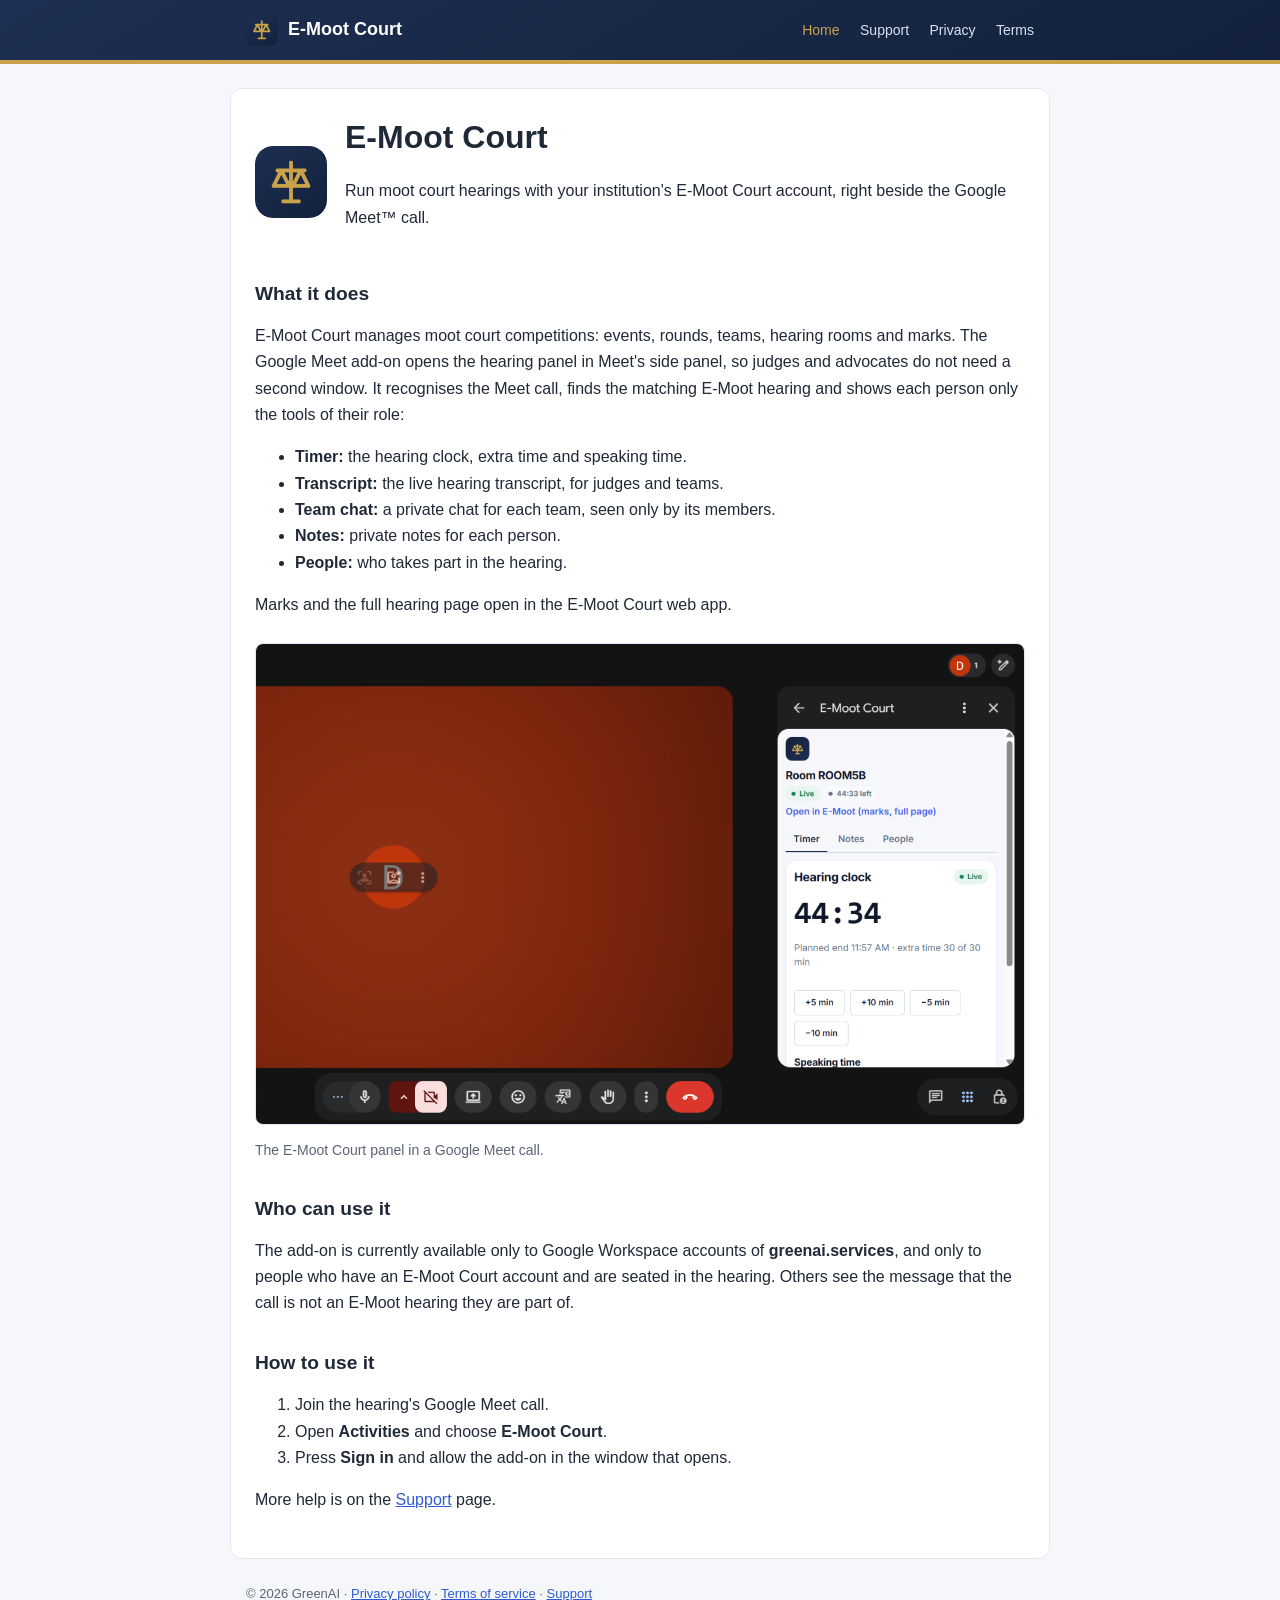
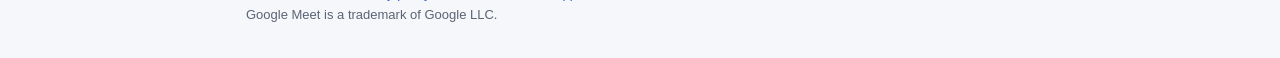
<file: index.html>
<!doctype html>
<html lang="en">
  <head>
    <meta charset="utf-8" />
    <meta name="viewport" content="width=device-width, initial-scale=1" />
    <title>E-Moot Court</title>
    <meta
      name="description"
      content="E-Moot Court: a moot court hearing panel inside Google Meet, by GreenAI."
    />
    <link rel="icon" href="assets/emoot-icon-32.png" type="image/png" />
    <link rel="stylesheet" href="style.css" />
  </head>
  <body>
    <header>
      <div class="bar">
        <a class="brand" href="./"><img src="assets/emoot-icon-32.png" alt="" />E-Moot Court</a>
        <nav>
          <a href="./" aria-current="page">Home</a>
          <a href="support.html">Support</a>
          <a href="privacy.html">Privacy</a>
          <a href="terms.html">Terms</a>
        </nav>
      </div>
    </header>

    <main>
      <div class="hero">
        <img src="assets/emoot-icon-128.png" alt="E-Moot Court logo" />
        <div>
          <h1>E-Moot Court</h1>
          <p>
            Run moot court hearings with your institution's E-Moot Court account, right beside
            the Google Meet&trade; call.
          </p>
        </div>
      </div>

      <h2>What it does</h2>
      <p>
        E-Moot Court manages moot court competitions: events, rounds, teams, hearing rooms and
        marks. The Google Meet add-on opens the hearing panel in Meet's side panel, so judges and
        advocates do not need a second window. It recognises the Meet call, finds the matching
        E-Moot hearing and shows each person only the tools of their role:
      </p>
      <ul>
        <li><strong>Timer:</strong> the hearing clock, extra time and speaking time.</li>
        <li><strong>Transcript:</strong> the live hearing transcript, for judges and teams.</li>
        <li><strong>Team chat:</strong> a private chat for each team, seen only by its members.</li>
        <li><strong>Notes:</strong> private notes for each person.</li>
        <li><strong>People:</strong> who takes part in the hearing.</li>
      </ul>
      <p>Marks and the full hearing page open in the E-Moot Court web app.</p>

      <figure>
        <img
          src="assets/emoot-meet-screenshot-1280x800.png"
          alt="The E-Moot Court panel inside a Google Meet call, showing the live hearing clock"
          width="1280"
          height="800"
        />
        <figcaption>The E-Moot Court panel in a Google Meet call.</figcaption>
      </figure>

      <h2>Who can use it</h2>
      <p>
        The add-on is currently available only to Google Workspace accounts of
        <strong>greenai.services</strong>, and only to people who have an E-Moot Court account
        and are seated in the hearing. Others see the message that the call is not an E-Moot
        hearing they are part of.
      </p>

      <h2>How to use it</h2>
      <ol>
        <li>Join the hearing's Google Meet call.</li>
        <li>Open <strong>Activities</strong> and choose <strong>E-Moot Court</strong>.</li>
        <li>Press <strong>Sign in</strong> and allow the add-on in the window that opens.</li>
      </ol>
      <p>More help is on the <a href="support.html">Support</a> page.</p>
    </main>

    <footer>
      &copy; 2026 GreenAI &middot; <a href="privacy.html">Privacy policy</a> &middot;
      <a href="terms.html">Terms of service</a> &middot; <a href="support.html">Support</a><br />
      Google Meet is a trademark of Google LLC.
    </footer>
  </body>
</html>
</file>
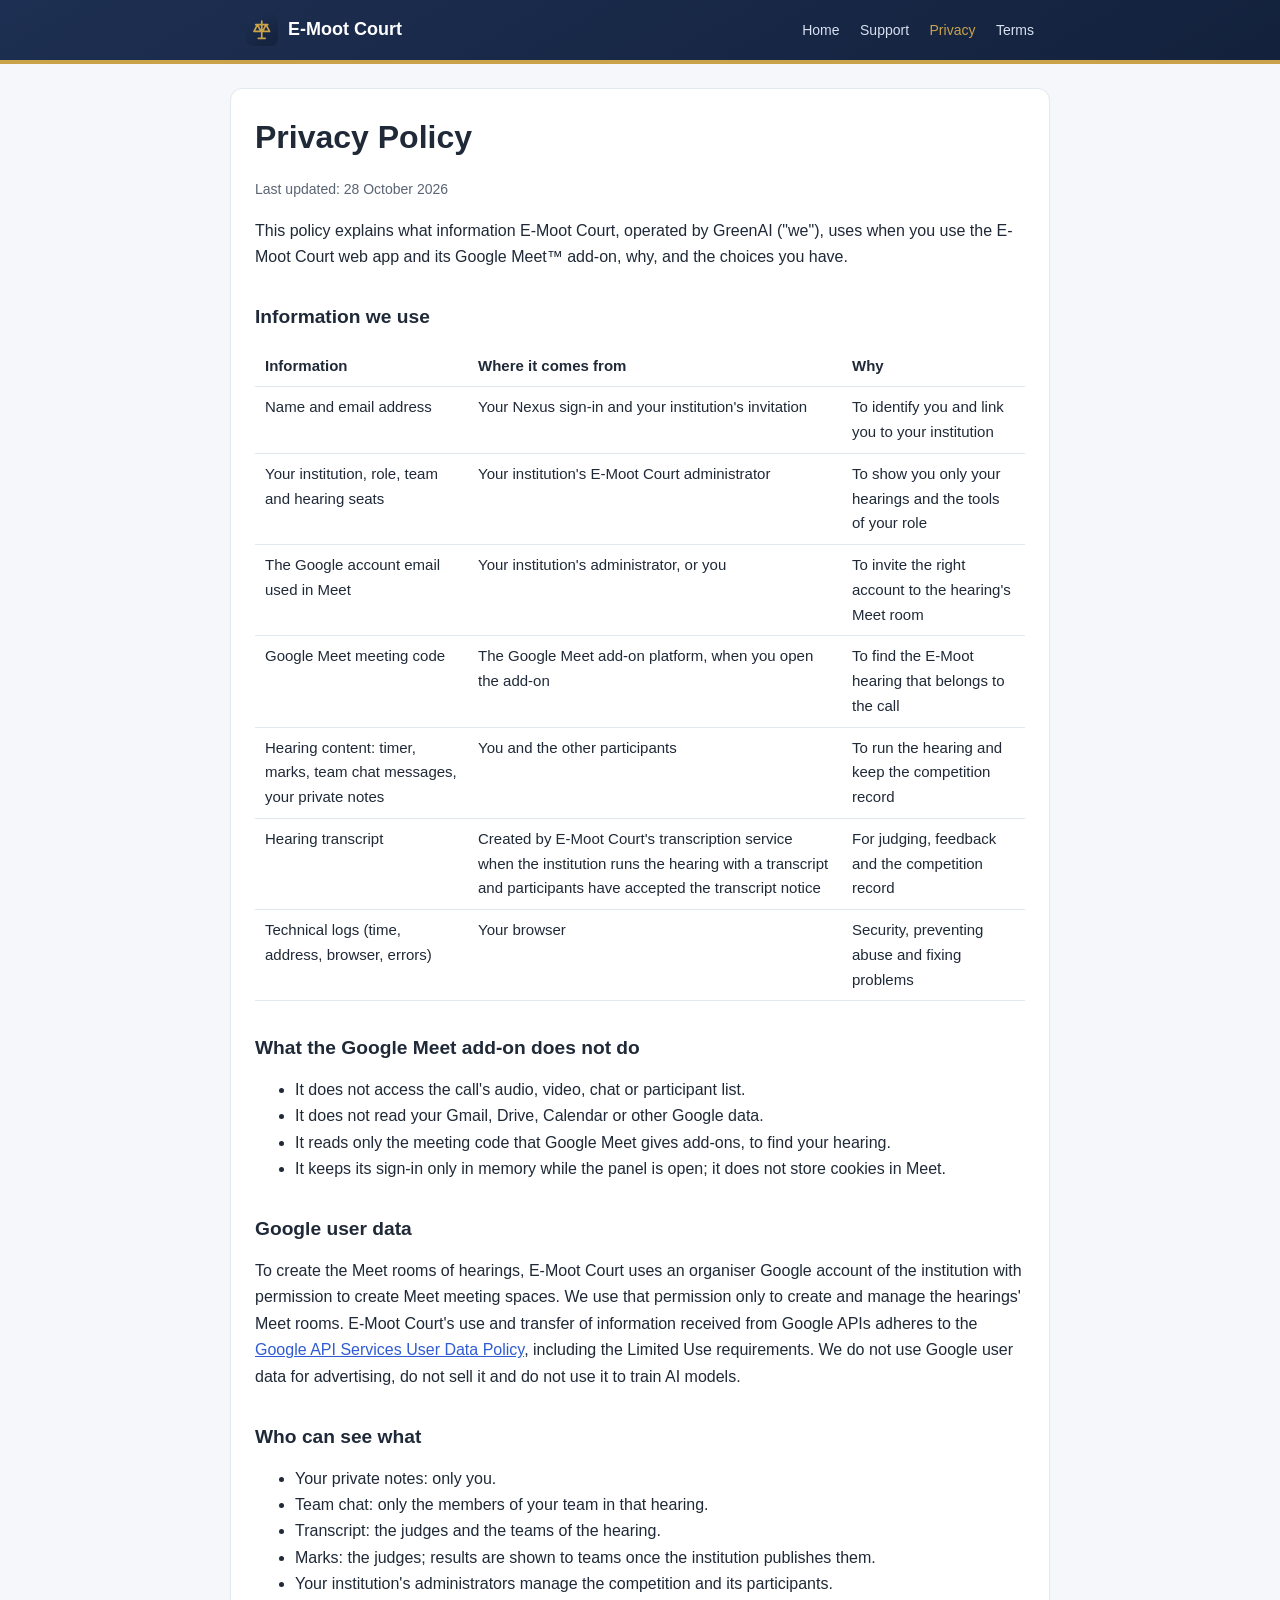
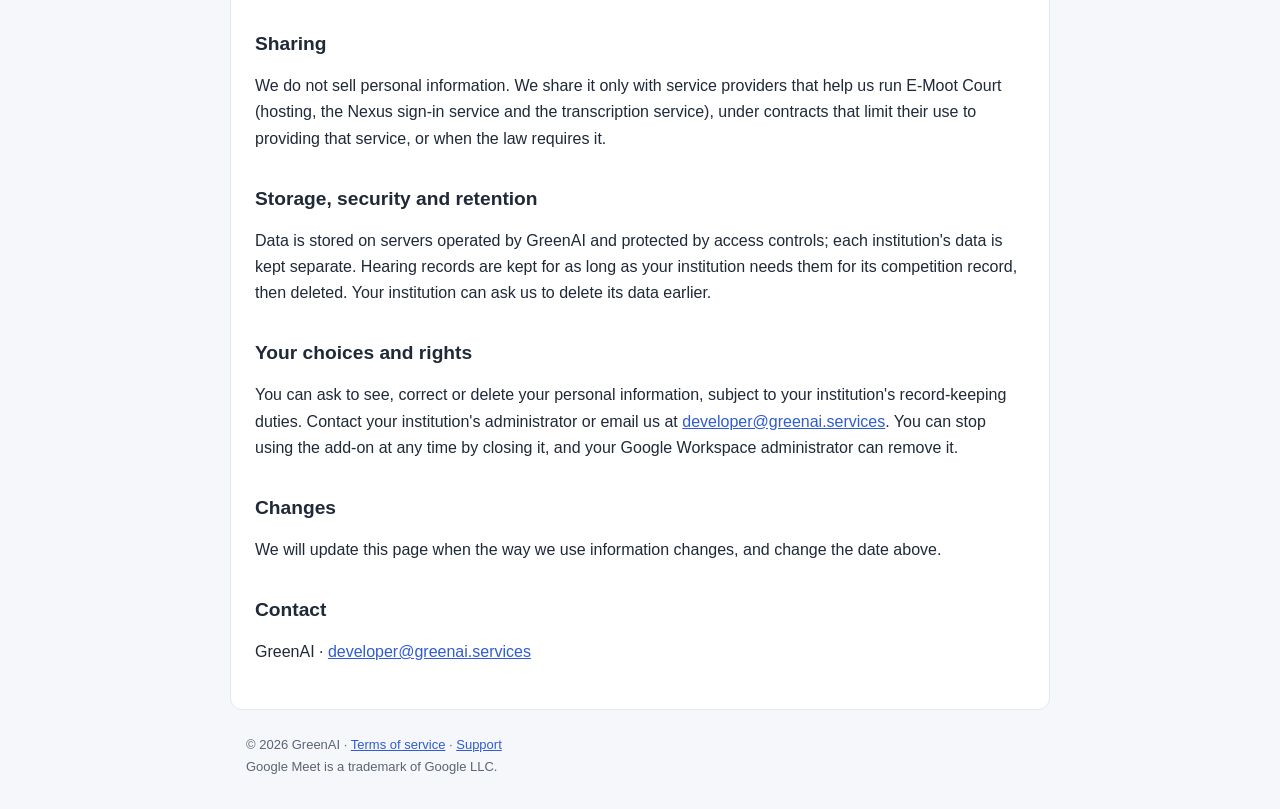
<file: privacy.html>
<!doctype html>
<html lang="en">
  <head>
    <meta charset="utf-8" />
    <meta name="viewport" content="width=device-width, initial-scale=1" />
    <title>E-Moot Court Privacy Policy</title>
    <link rel="icon" href="assets/emoot-icon-32.png" type="image/png" />
    <link rel="stylesheet" href="style.css" />
  </head>
  <body>
    <header>
      <div class="bar">
        <a class="brand" href="./"><img src="assets/emoot-icon-32.png" alt="" />E-Moot Court</a>
        <nav>
          <a href="./">Home</a>
          <a href="support.html">Support</a>
          <a href="privacy.html" aria-current="page">Privacy</a>
          <a href="terms.html">Terms</a>
        </nav>
      </div>
    </header>

    <main>
      <h1>Privacy Policy</h1>
      <p class="updated">Last updated: 28 October 2026</p>
      <p>
        This policy explains what information E-Moot Court, operated by GreenAI ("we"), uses when
        you use the E-Moot Court web app and its Google Meet&trade; add-on, why, and the choices
        you have.
      </p>

      <h2>Information we use</h2>
      <table>
        <thead>
          <tr>
            <th>Information</th>
            <th>Where it comes from</th>
            <th>Why</th>
          </tr>
        </thead>
        <tbody>
          <tr>
            <td>Name and email address</td>
            <td>Your Nexus sign-in and your institution's invitation</td>
            <td>To identify you and link you to your institution</td>
          </tr>
          <tr>
            <td>Your institution, role, team and hearing seats</td>
            <td>Your institution's E-Moot Court administrator</td>
            <td>To show you only your hearings and the tools of your role</td>
          </tr>
          <tr>
            <td>The Google account email used in Meet</td>
            <td>Your institution's administrator, or you</td>
            <td>To invite the right account to the hearing's Meet room</td>
          </tr>
          <tr>
            <td>Google Meet meeting code</td>
            <td>The Google Meet add-on platform, when you open the add-on</td>
            <td>To find the E-Moot hearing that belongs to the call</td>
          </tr>
          <tr>
            <td>Hearing content: timer, marks, team chat messages, your private notes</td>
            <td>You and the other participants</td>
            <td>To run the hearing and keep the competition record</td>
          </tr>
          <tr>
            <td>Hearing transcript</td>
            <td>
              Created by E-Moot Court's transcription service when the institution runs the
              hearing with a transcript and participants have accepted the transcript notice
            </td>
            <td>For judging, feedback and the competition record</td>
          </tr>
          <tr>
            <td>Technical logs (time, address, browser, errors)</td>
            <td>Your browser</td>
            <td>Security, preventing abuse and fixing problems</td>
          </tr>
        </tbody>
      </table>

      <h2>What the Google Meet add-on does not do</h2>
      <ul>
        <li>It does not access the call's audio, video, chat or participant list.</li>
        <li>It does not read your Gmail, Drive, Calendar or other Google data.</li>
        <li>
          It reads only the meeting code that Google Meet gives add-ons, to find your hearing.
        </li>
        <li>
          It keeps its sign-in only in memory while the panel is open; it does not store cookies
          in Meet.
        </li>
      </ul>

      <h2>Google user data</h2>
      <p>
        To create the Meet rooms of hearings, E-Moot Court uses an organiser Google account of
        the institution with permission to create Meet meeting spaces. We use that permission
        only to create and manage the hearings' Meet rooms. E-Moot Court's use and transfer of
        information received from Google APIs adheres to the
        <a href="https://developers.google.com/terms/api-services-user-data-policy"
          >Google API Services User Data Policy</a
        >, including the Limited Use requirements. We do not use Google user data for
        advertising, do not sell it and do not use it to train AI models.
      </p>

      <h2>Who can see what</h2>
      <ul>
        <li>Your private notes: only you.</li>
        <li>Team chat: only the members of your team in that hearing.</li>
        <li>Transcript: the judges and the teams of the hearing.</li>
        <li>Marks: the judges; results are shown to teams once the institution publishes them.</li>
        <li>Your institution's administrators manage the competition and its participants.</li>
      </ul>

      <h2>Sharing</h2>
      <p>
        We do not sell personal information. We share it only with service providers that help
        us run E-Moot Court (hosting, the Nexus sign-in service and the transcription service),
        under contracts that limit their use to providing that service, or when the law requires
        it.
      </p>

      <h2>Storage, security and retention</h2>
      <p>
        Data is stored on servers operated by GreenAI and protected by access controls; each
        institution's data is kept separate. Hearing records are kept for as long as your
        institution needs them for its competition record, then deleted. Your institution can
        ask us to delete its data earlier.
      </p>

      <h2>Your choices and rights</h2>
      <p>
        You can ask to see, correct or delete your personal information, subject to your
        institution's record-keeping duties. Contact your institution's administrator or email us
        at <a href="mailto:developer@greenai.services">developer@greenai.services</a>. You can
        stop using the add-on at any time by closing it, and your Google Workspace administrator
        can remove it.
      </p>

      <h2>Changes</h2>
      <p>
        We will update this page when the way we use information changes, and change the date
        above.
      </p>

      <h2>Contact</h2>
      <p>
        GreenAI &middot;
        <a href="mailto:developer@greenai.services">developer@greenai.services</a>
      </p>
    </main>

    <footer>
      &copy; 2026 GreenAI &middot; <a href="terms.html">Terms of service</a> &middot;
      <a href="support.html">Support</a><br />
      Google Meet is a trademark of Google LLC.
    </footer>
  </body>
</html>
</file>
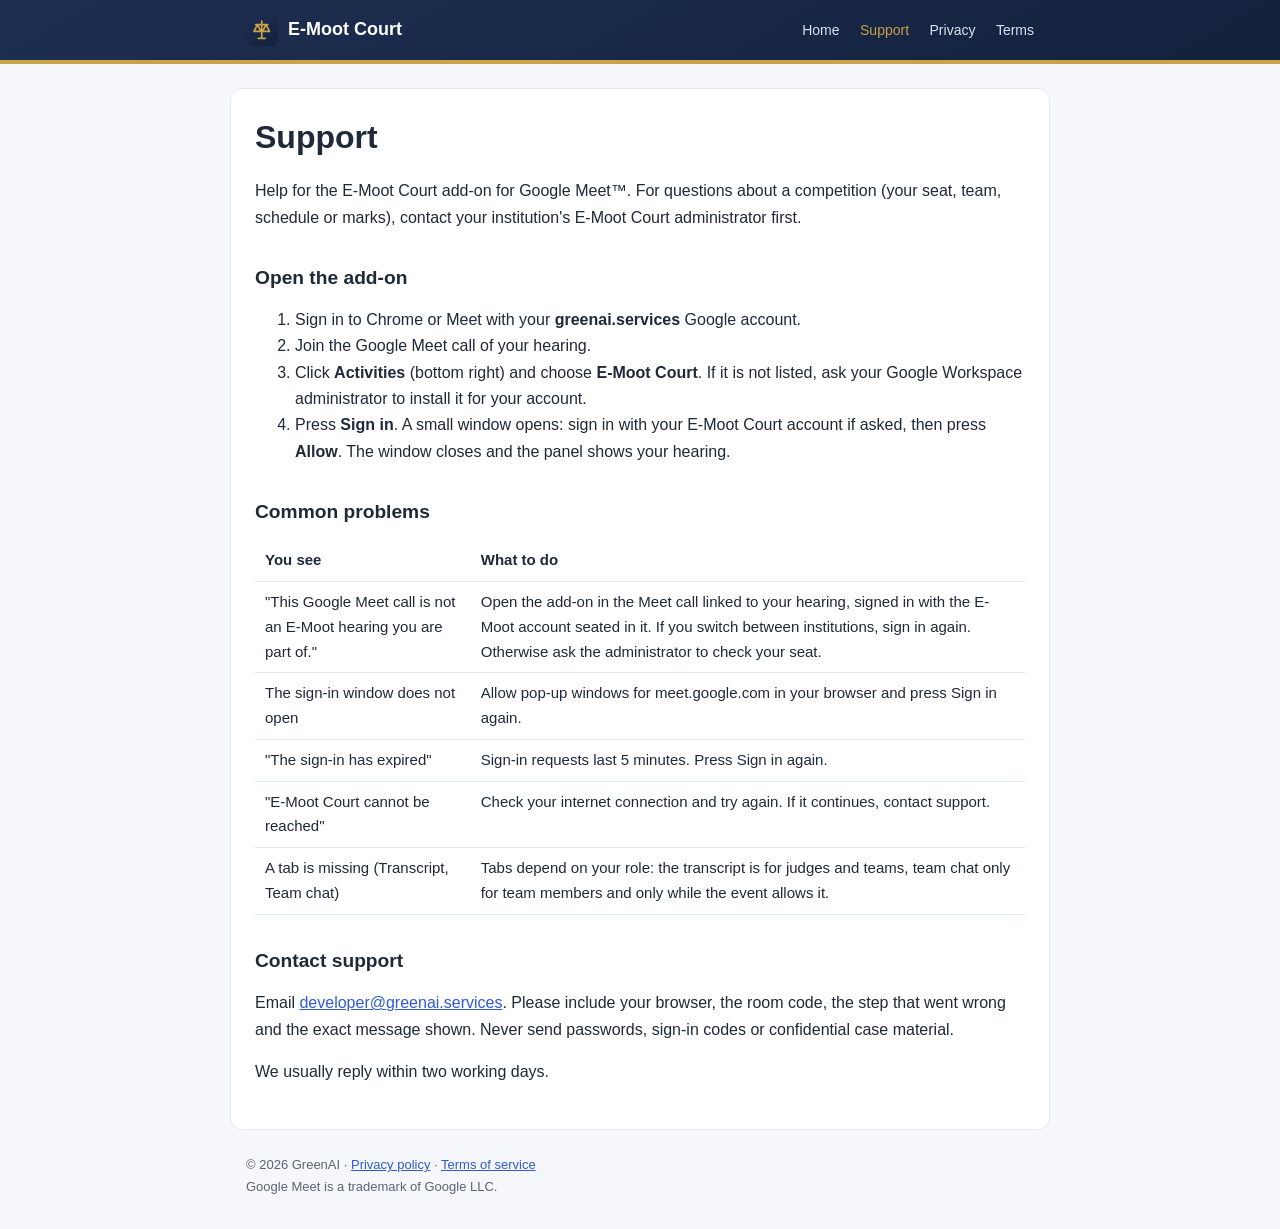
<file: support.html>
<!doctype html>
<html lang="en">
  <head>
    <meta charset="utf-8" />
    <meta name="viewport" content="width=device-width, initial-scale=1" />
    <title>E-Moot Court Support</title>
    <link rel="icon" href="assets/emoot-icon-32.png" type="image/png" />
    <link rel="stylesheet" href="style.css" />
  </head>
  <body>
    <header>
      <div class="bar">
        <a class="brand" href="./"><img src="assets/emoot-icon-32.png" alt="" />E-Moot Court</a>
        <nav>
          <a href="./">Home</a>
          <a href="support.html" aria-current="page">Support</a>
          <a href="privacy.html">Privacy</a>
          <a href="terms.html">Terms</a>
        </nav>
      </div>
    </header>

    <main>
      <h1>Support</h1>
      <p>
        Help for the E-Moot Court add-on for Google Meet&trade;. For questions about a
        competition (your seat, team, schedule or marks), contact your institution's E-Moot Court
        administrator first.
      </p>

      <h2>Open the add-on</h2>
      <ol>
        <li>Sign in to Chrome or Meet with your <strong>greenai.services</strong> Google account.</li>
        <li>Join the Google Meet call of your hearing.</li>
        <li>
          Click <strong>Activities</strong> (bottom right) and choose
          <strong>E-Moot Court</strong>. If it is not listed, ask your Google Workspace
          administrator to install it for your account.
        </li>
        <li>
          Press <strong>Sign in</strong>. A small window opens: sign in with your E-Moot Court
          account if asked, then press <strong>Allow</strong>. The window closes and the panel
          shows your hearing.
        </li>
      </ol>

      <h2>Common problems</h2>
      <table>
        <thead>
          <tr>
            <th>You see</th>
            <th>What to do</th>
          </tr>
        </thead>
        <tbody>
          <tr>
            <td>"This Google Meet call is not an E-Moot hearing you are part of."</td>
            <td>
              Open the add-on in the Meet call linked to your hearing, signed in with the E-Moot
              account seated in it. If you switch between institutions, sign in again. Otherwise
              ask the administrator to check your seat.
            </td>
          </tr>
          <tr>
            <td>The sign-in window does not open</td>
            <td>Allow pop-up windows for meet.google.com in your browser and press Sign in again.</td>
          </tr>
          <tr>
            <td>"The sign-in has expired"</td>
            <td>Sign-in requests last 5 minutes. Press Sign in again.</td>
          </tr>
          <tr>
            <td>"E-Moot Court cannot be reached"</td>
            <td>Check your internet connection and try again. If it continues, contact support.</td>
          </tr>
          <tr>
            <td>A tab is missing (Transcript, Team chat)</td>
            <td>
              Tabs depend on your role: the transcript is for judges and teams, team chat only for
              team members and only while the event allows it.
            </td>
          </tr>
        </tbody>
      </table>

      <h2>Contact support</h2>
      <p>
        Email
        <a href="mailto:developer@greenai.services?subject=E-Moot%20Court%20support"
          >developer@greenai.services</a
        >. Please include your browser, the room code, the step that went wrong and the exact
        message shown. Never send passwords, sign-in codes or confidential case material.
      </p>
      <p>We usually reply within two working days.</p>
    </main>

    <footer>
      &copy; 2026 GreenAI &middot; <a href="privacy.html">Privacy policy</a> &middot;
      <a href="terms.html">Terms of service</a><br />
      Google Meet is a trademark of Google LLC.
    </footer>
  </body>
</html>
</file>
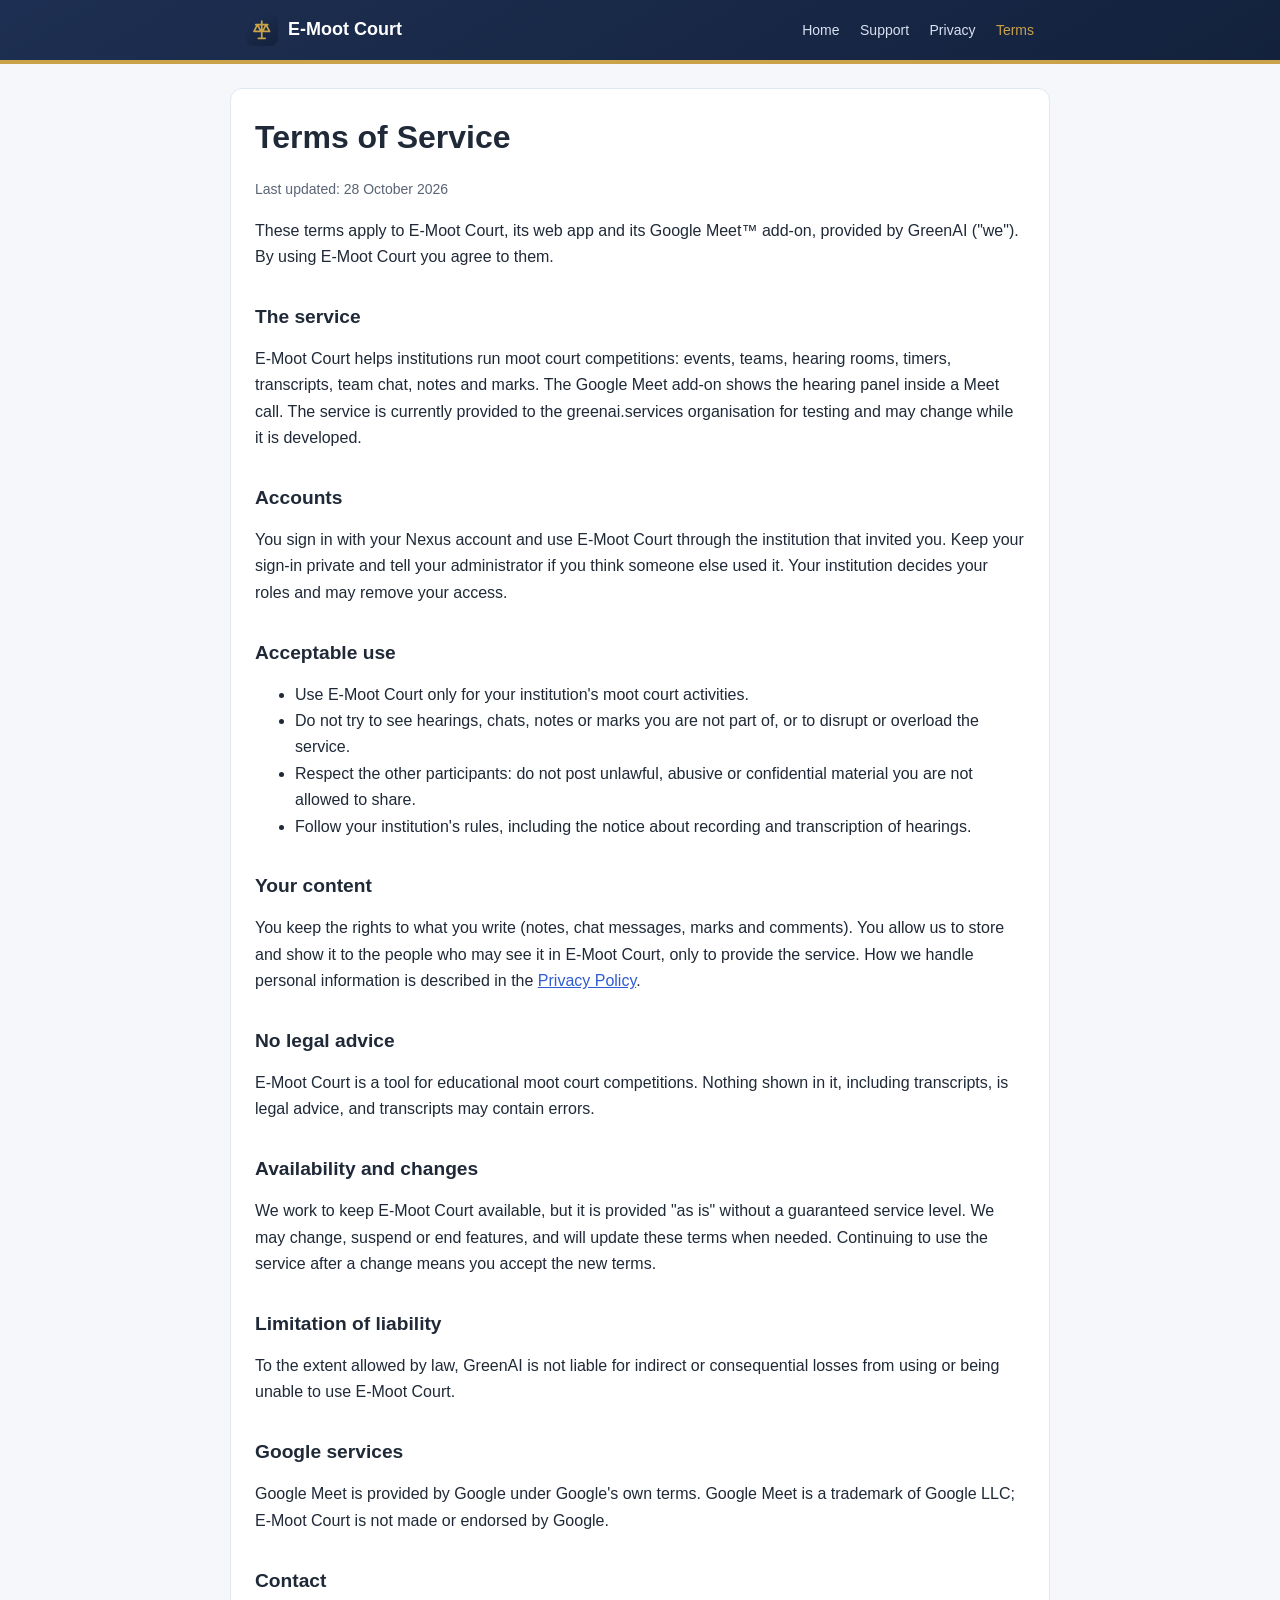
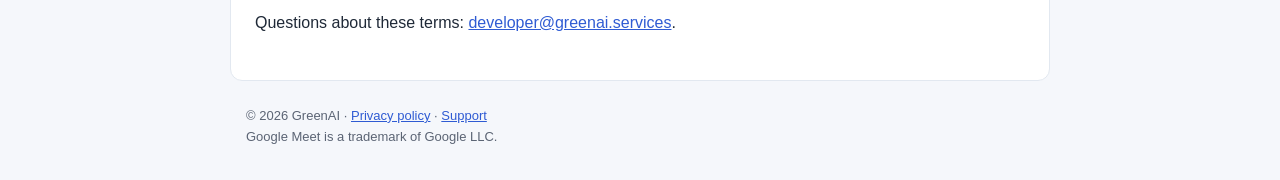
<file: terms.html>
<!doctype html>
<html lang="en">
  <head>
    <meta charset="utf-8" />
    <meta name="viewport" content="width=device-width, initial-scale=1" />
    <title>E-Moot Court Terms of Service</title>
    <link rel="icon" href="assets/emoot-icon-32.png" type="image/png" />
    <link rel="stylesheet" href="style.css" />
  </head>
  <body>
    <header>
      <div class="bar">
        <a class="brand" href="./"><img src="assets/emoot-icon-32.png" alt="" />E-Moot Court</a>
        <nav>
          <a href="./">Home</a>
          <a href="support.html">Support</a>
          <a href="privacy.html">Privacy</a>
          <a href="terms.html" aria-current="page">Terms</a>
        </nav>
      </div>
    </header>

    <main>
      <h1>Terms of Service</h1>
      <p class="updated">Last updated: 28 October 2026</p>
      <p>
        These terms apply to E-Moot Court, its web app and its Google Meet&trade; add-on,
        provided by GreenAI ("we"). By using E-Moot Court you agree to them.
      </p>

      <h2>The service</h2>
      <p>
        E-Moot Court helps institutions run moot court competitions: events, teams, hearing
        rooms, timers, transcripts, team chat, notes and marks. The Google Meet add-on shows the
        hearing panel inside a Meet call. The service is currently provided to the
        greenai.services organisation for testing and may change while it is developed.
      </p>

      <h2>Accounts</h2>
      <p>
        You sign in with your Nexus account and use E-Moot Court through the institution that
        invited you. Keep your sign-in private and tell your administrator if you think someone
        else used it. Your institution decides your roles and may remove your access.
      </p>

      <h2>Acceptable use</h2>
      <ul>
        <li>Use E-Moot Court only for your institution's moot court activities.</li>
        <li>
          Do not try to see hearings, chats, notes or marks you are not part of, or to disrupt or
          overload the service.
        </li>
        <li>
          Respect the other participants: do not post unlawful, abusive or confidential material
          you are not allowed to share.
        </li>
        <li>
          Follow your institution's rules, including the notice about recording and
          transcription of hearings.
        </li>
      </ul>

      <h2>Your content</h2>
      <p>
        You keep the rights to what you write (notes, chat messages, marks and comments). You
        allow us to store and show it to the people who may see it in E-Moot Court, only to
        provide the service. How we handle personal information is described in the
        <a href="privacy.html">Privacy Policy</a>.
      </p>

      <h2>No legal advice</h2>
      <p>
        E-Moot Court is a tool for educational moot court competitions. Nothing shown in it,
        including transcripts, is legal advice, and transcripts may contain errors.
      </p>

      <h2>Availability and changes</h2>
      <p>
        We work to keep E-Moot Court available, but it is provided "as is" without a guaranteed
        service level. We may change, suspend or end features, and will update these terms when
        needed. Continuing to use the service after a change means you accept the new terms.
      </p>

      <h2>Limitation of liability</h2>
      <p>
        To the extent allowed by law, GreenAI is not liable for indirect or consequential losses
        from using or being unable to use E-Moot Court.
      </p>

      <h2>Google services</h2>
      <p>
        Google Meet is provided by Google under Google's own terms. Google Meet is a trademark of
        Google LLC; E-Moot Court is not made or endorsed by Google.
      </p>

      <h2>Contact</h2>
      <p>
        Questions about these terms:
        <a href="mailto:developer@greenai.services">developer@greenai.services</a>.
      </p>
    </main>

    <footer>
      &copy; 2026 GreenAI &middot; <a href="privacy.html">Privacy policy</a> &middot;
      <a href="support.html">Support</a><br />
      Google Meet is a trademark of Google LLC.
    </footer>
  </body>
</html>
</file>
<file: style.css>
:root {
  --navy: #13213c;
  --navy-soft: #1d2f52;
  --gold: #c9a24a;
  --text: #1f2937;
  --muted: #5b6474;
  --line: #e2e8f0;
  --surface: #ffffff;
  --page: #f5f7fb;
  --link: #2f5bd3;
}

@media (prefers-color-scheme: dark) {
  :root {
    --text: #e5e9f0;
    --muted: #9aa6b8;
    --line: #2a3650;
    --surface: #17223a;
    --page: #0e1628;
    --link: #8fb0ff;
  }
}

* {
  box-sizing: border-box;
}

body {
  margin: 0;
  background: var(--page);
  color: var(--text);
  font: 16px/1.65 "Segoe UI", Inter, Roboto, Arial, sans-serif;
}

a {
  color: var(--link);
}

header {
  background: linear-gradient(150deg, var(--navy-soft), var(--navy));
  border-bottom: 4px solid var(--gold);
}

.bar {
  max-width: 820px;
  margin: 0 auto;
  padding: 14px 16px;
  display: flex;
  flex-wrap: wrap;
  align-items: center;
  gap: 12px 20px;
}

.brand {
  display: flex;
  align-items: center;
  gap: 10px;
  color: #fff;
  font-weight: 700;
  font-size: 18px;
  text-decoration: none;
  margin-right: auto;
}

.brand img {
  width: 32px;
  height: 32px;
}

nav a {
  color: #d9e1f2;
  text-decoration: none;
  font-size: 14px;
  margin-left: 16px;
}

nav a:first-child {
  margin-left: 0;
}

nav a[aria-current="page"],
nav a:hover {
  color: var(--gold);
}

main {
  max-width: 820px;
  margin: 24px auto;
  padding: 28px 24px;
  background: var(--surface);
  border: 1px solid var(--line);
  border-radius: 12px;
}

h1 {
  margin-top: 0;
  line-height: 1.25;
}

h2 {
  margin-top: 1.8em;
  line-height: 1.3;
  font-size: 1.2em;
}

.updated {
  color: var(--muted);
  font-size: 14px;
}

.notice {
  padding: 12px 14px;
  border-left: 4px solid var(--gold);
  background: color-mix(in srgb, var(--gold) 10%, var(--surface));
  border-radius: 0 8px 8px 0;
}

.hero {
  display: flex;
  gap: 18px;
  align-items: center;
}

.hero img {
  width: 72px;
  height: 72px;
  flex: 0 0 auto;
}

figure {
  margin: 24px 0;
}

figure img {
  width: 100%;
  height: auto;
  border: 1px solid var(--line);
  border-radius: 8px;
}

figcaption {
  color: var(--muted);
  font-size: 14px;
  margin-top: 6px;
}

table {
  width: 100%;
  border-collapse: collapse;
  font-size: 15px;
}

th,
td {
  text-align: left;
  vertical-align: top;
  padding: 8px 10px;
  border-bottom: 1px solid var(--line);
}

footer {
  max-width: 820px;
  margin: 0 auto 32px;
  padding: 0 16px;
  color: var(--muted);
  font-size: 13px;
}

@media (max-width: 600px) {
  main {
    margin: 12px;
    padding: 20px 16px;
  }

  .hero {
    flex-direction: column;
    align-items: flex-start;
  }
}
</file>
